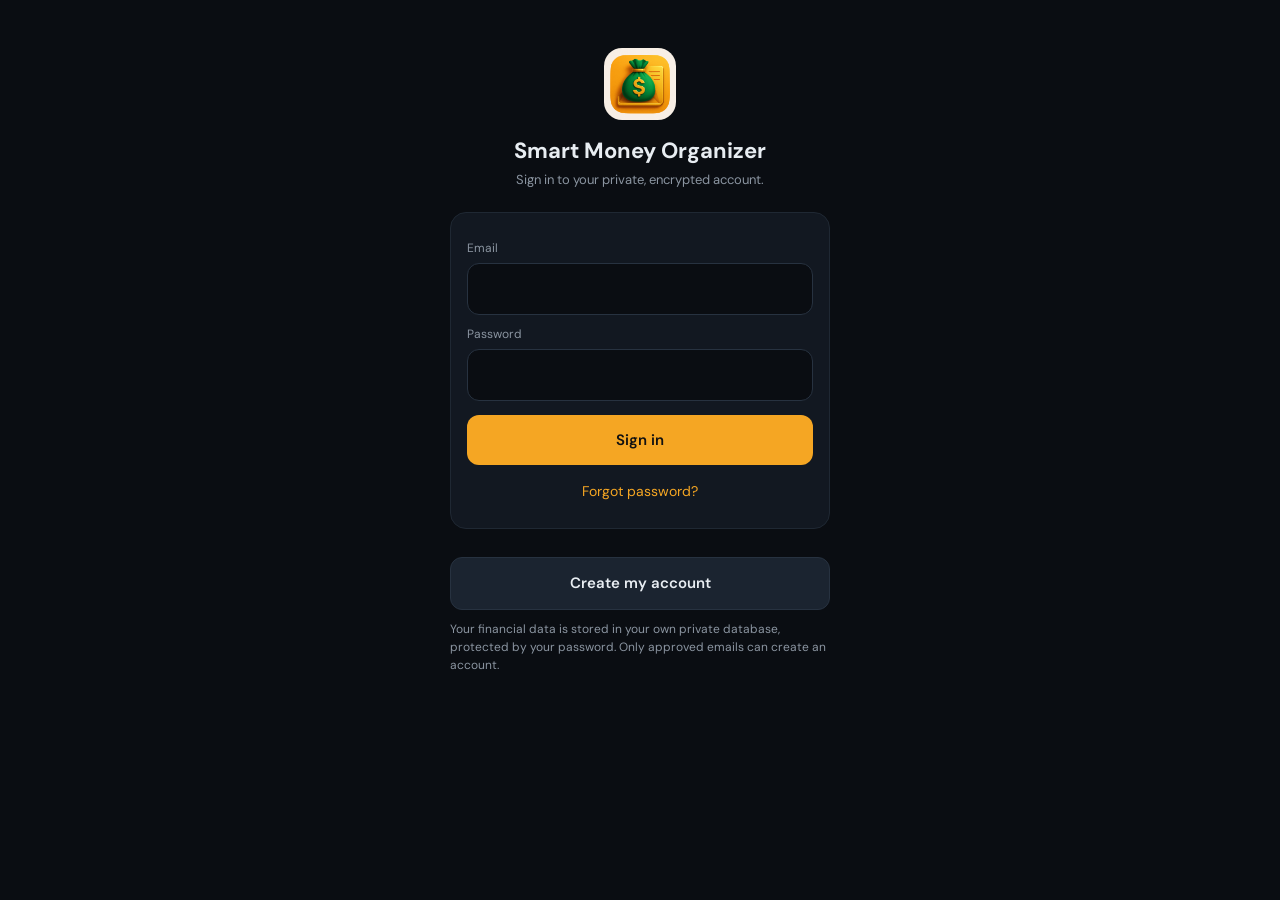
<file: index.html>
<!doctype html>
<html lang="en">
  <head>
    <meta charset="UTF-8" />
    <title>Smart Money Organizer</title>
    <meta name="viewport" content="width=device-width, initial-scale=1.0, maximum-scale=1" />
    <link rel="icon" type="image/png" href="./favicon.png" />
    <link rel="manifest" href="./manifest.json" />
    <meta name="theme-color" content="#F5A623" />
    <meta name="apple-mobile-web-app-capable" content="yes" />
    <meta name="apple-mobile-web-app-status-bar-style" content="black-translucent" />
    <meta name="apple-mobile-web-app-title" content="Smart Money Organizer" />
    <link rel="apple-touch-icon" sizes="180x180" href="./apple-touch-icon.png" />
    <link rel="preconnect" href="https://fonts.googleapis.com" />
    <link rel="preconnect" href="https://fonts.gstatic.com" crossorigin />
    <link
      href="https://fonts.googleapis.com/css2?family=Architects+Daughter&family=DM+Sans:ital,opsz,wght@0,9..40,100..1000;1,9..40,100..1000&family=Fira+Code:wght@300..700&family=Geist+Mono:wght@100..900&family=Geist:wght@100..900&family=IBM+Plex+Mono:ital,wght@0,100;0,200;0,300;0,400;0,500;0,600;0,700;1,100;1,200;1,300;1,400;1,500;1,600;1,700&family=IBM+Plex+Sans:ital,wght@0,100..700;1,100..700&family=Inter:ital,opsz,wght@0,14..32,100..900;1,14..32,100..900&family=JetBrains+Mono:ital,wght@0,100..800;1,100..800&family=Libre+Baskerville:ital,wght@0,400;0,700;1,400&family=Lora:ital,wght@0,400..700;1,400..700&family=Merriweather:ital,opsz,wght@0,18..144,300..900;1,18..144,300..900&family=Montserrat:ital,wght@0,100..900;1,100..900&family=Open+Sans:ital,wght@0,300..800;1,300..800&family=Outfit:wght@100..900&family=Oxanium:wght@200..800&family=Playfair+Display:ital,wght@0,400..900;1,400..900&family=Plus+Jakarta+Sans:ital,wght@0,200..800;1,200..800&family=Poppins:ital,wght@0,100;0,200;0,300;0,400;0,500;0,600;0,700;0,800;0,900;1,100;1,200;1,300;1,400;1,500;1,600;1,700;1,800;1,900&family=Roboto+Mono:ital,wght@0,100..700;1,100..700&family=Roboto:ital,wght@0,100..900;1,100..900&family=Source+Code+Pro:ital,wght@0,200..900;1,200..900&family=Source+Serif+4:ital,opsz,wght@0,8..60,200..900;1,8..60,200..900&family=Space+Grotesk:wght@300..700&family=Space+Mono:ital,wght@0,400;0,700;1,400;1,700&display=swap"
      rel="stylesheet"
    />
    <script>window.__SMO_BUNDLE__=new URL("assets/app-7d47dd9f.js",document.baseURI).href;window.__SMO_LOGO__=new URL("assets/IMG_1887-Bdy14gCk.jpeg",document.baseURI).href;</script>
    <script type="module" crossorigin src="./assets/cloud-80425a94.js"></script>
    <link rel="stylesheet" crossorigin href="./assets/index-DbsdPpE1.css">
  </head>
  <body>
    <div id="root"></div>
  </body>
</html>
</file>
<file: assets/index-DbsdPpE1.css>
*,:before,:after{--tw-border-spacing-x: 0;--tw-border-spacing-y: 0;--tw-translate-x: 0;--tw-translate-y: 0;--tw-rotate: 0;--tw-skew-x: 0;--tw-skew-y: 0;--tw-scale-x: 1;--tw-scale-y: 1;--tw-pan-x: ;--tw-pan-y: ;--tw-pinch-zoom: ;--tw-scroll-snap-strictness: proximity;--tw-gradient-from-position: ;--tw-gradient-via-position: ;--tw-gradient-to-position: ;--tw-ordinal: ;--tw-slashed-zero: ;--tw-numeric-figure: ;--tw-numeric-spacing: ;--tw-numeric-fraction: ;--tw-ring-inset: ;--tw-ring-offset-width: 0px;--tw-ring-offset-color: #fff;--tw-ring-color: rgb(59 130 246 / .5);--tw-ring-offset-shadow: 0 0 #0000;--tw-ring-shadow: 0 0 #0000;--tw-shadow: 0 0 #0000;--tw-shadow-colored: 0 0 #0000;--tw-blur: ;--tw-brightness: ;--tw-contrast: ;--tw-grayscale: ;--tw-hue-rotate: ;--tw-invert: ;--tw-saturate: ;--tw-sepia: ;--tw-drop-shadow: ;--tw-backdrop-blur: ;--tw-backdrop-brightness: ;--tw-backdrop-contrast: ;--tw-backdrop-grayscale: ;--tw-backdrop-hue-rotate: ;--tw-backdrop-invert: ;--tw-backdrop-opacity: ;--tw-backdrop-saturate: ;--tw-backdrop-sepia: ;--tw-contain-size: ;--tw-contain-layout: ;--tw-contain-paint: ;--tw-contain-style: }::backdrop{--tw-border-spacing-x: 0;--tw-border-spacing-y: 0;--tw-translate-x: 0;--tw-translate-y: 0;--tw-rotate: 0;--tw-skew-x: 0;--tw-skew-y: 0;--tw-scale-x: 1;--tw-scale-y: 1;--tw-pan-x: ;--tw-pan-y: ;--tw-pinch-zoom: ;--tw-scroll-snap-strictness: proximity;--tw-gradient-from-position: ;--tw-gradient-via-position: ;--tw-gradient-to-position: ;--tw-ordinal: ;--tw-slashed-zero: ;--tw-numeric-figure: ;--tw-numeric-spacing: ;--tw-numeric-fraction: ;--tw-ring-inset: ;--tw-ring-offset-width: 0px;--tw-ring-offset-color: #fff;--tw-ring-color: rgb(59 130 246 / .5);--tw-ring-offset-shadow: 0 0 #0000;--tw-ring-shadow: 0 0 #0000;--tw-shadow: 0 0 #0000;--tw-shadow-colored: 0 0 #0000;--tw-blur: ;--tw-brightness: ;--tw-contrast: ;--tw-grayscale: ;--tw-hue-rotate: ;--tw-invert: ;--tw-saturate: ;--tw-sepia: ;--tw-drop-shadow: ;--tw-backdrop-blur: ;--tw-backdrop-brightness: ;--tw-backdrop-contrast: ;--tw-backdrop-grayscale: ;--tw-backdrop-hue-rotate: ;--tw-backdrop-invert: ;--tw-backdrop-opacity: ;--tw-backdrop-saturate: ;--tw-backdrop-sepia: ;--tw-contain-size: ;--tw-contain-layout: ;--tw-contain-paint: ;--tw-contain-style: }*,:before,:after{box-sizing:border-box;border-width:0;border-style:solid;border-color:#e5e7eb}:before,:after{--tw-content: ""}html,:host{line-height:1.5;-webkit-text-size-adjust:100%;-moz-tab-size:4;-o-tab-size:4;tab-size:4;font-family:var(--font-sans);font-feature-settings:normal;font-variation-settings:normal;-webkit-tap-highlight-color:transparent}body{margin:0;line-height:inherit}hr{height:0;color:inherit;border-top-width:1px}abbr:where([title]){-webkit-text-decoration:underline dotted;text-decoration:underline dotted}h1,h2,h3,h4,h5,h6{font-size:inherit;font-weight:inherit}a{color:inherit;text-decoration:inherit}b,strong{font-weight:bolder}code,kbd,samp,pre{font-family:var(--font-mono);font-feature-settings:normal;font-variation-settings:normal;font-size:1em}small{font-size:80%}sub,sup{font-size:75%;line-height:0;position:relative;vertical-align:baseline}sub{bottom:-.25em}sup{top:-.5em}table{text-indent:0;border-color:inherit;border-collapse:collapse}button,input,optgroup,select,textarea{font-family:inherit;font-feature-settings:inherit;font-variation-settings:inherit;font-size:100%;font-weight:inherit;line-height:inherit;letter-spacing:inherit;color:inherit;margin:0;padding:0}button,select{text-transform:none}button,input:where([type=button]),input:where([type=reset]),input:where([type=submit]){-webkit-appearance:button;background-color:transparent;background-image:none}:-moz-focusring{outline:auto}:-moz-ui-invalid{box-shadow:none}progress{vertical-align:baseline}::-webkit-inner-spin-button,::-webkit-outer-spin-button{height:auto}[type=search]{-webkit-appearance:textfield;outline-offset:-2px}::-webkit-search-decoration{-webkit-appearance:none}::-webkit-file-upload-button{-webkit-appearance:button;font:inherit}summary{display:list-item}blockquote,dl,dd,h1,h2,h3,h4,h5,h6,hr,figure,p,pre{margin:0}fieldset{margin:0;padding:0}legend{padding:0}ol,ul,menu{list-style:none;margin:0;padding:0}dialog{padding:0}textarea{resize:vertical}input::-moz-placeholder,textarea::-moz-placeholder{opacity:1;color:#9ca3af}input::placeholder,textarea::placeholder{opacity:1;color:#9ca3af}button,[role=button]{cursor:pointer}:disabled{cursor:default}img,svg,video,canvas,audio,iframe,embed,object{display:block;vertical-align:middle}img,video{max-width:100%;height:auto}[hidden]:where(:not([hidden=until-found])){display:none}:root{--background: 220 20% 8%;--foreground: 210 15% 92%;--card: 220 18% 11%;--card-foreground: 210 15% 92%;--popover: 220 18% 11%;--popover-foreground: 210 15% 92%;--primary: 38 95% 54%;--primary-foreground: 220 20% 8%;--secondary: 220 16% 16%;--secondary-foreground: 210 15% 75%;--muted: 220 16% 16%;--muted-foreground: 210 10% 55%;--accent: 38 95% 54%;--accent-foreground: 220 20% 8%;--destructive: 0 72% 58%;--destructive-foreground: 0 0% 100%;--border: 220 14% 18%;--input: 220 14% 18%;--ring: 38 95% 54%;--radius: .75rem;--emerald: 145 63% 42%;--emerald-glow: 145 63% 42%;--gold: 38 95% 54%;--red: 0 72% 58%;--blue: 210 80% 58%;--purple: 265 70% 65%;--surface-0: 220 20% 6%;--surface-1: 220 18% 9%;--surface-2: 220 16% 12%;--surface-3: 220 14% 16%;--text-primary: 210 15% 92%;--text-muted: 210 10% 55%;--text-faint: 210 8% 35%}.dark{--background: 220 20% 6%;--foreground: 210 15% 92%;--card: 220 18% 9%;--card-foreground: 210 15% 92%;--popover: 220 18% 9%;--popover-foreground: 210 15% 92%;--primary: 38 95% 54%;--primary-foreground: 220 20% 6%;--secondary: 220 16% 14%;--secondary-foreground: 210 15% 75%;--muted: 220 16% 14%;--muted-foreground: 210 10% 50%;--accent: 38 95% 54%;--accent-foreground: 220 20% 6%;--destructive: 0 72% 58%;--destructive-foreground: 0 0% 100%;--border: 220 14% 16%;--input: 220 14% 16%;--ring: 38 95% 54%}*{--tw-border-opacity: 1;border-color:hsl(var(--border) / var(--tw-border-opacity, 1))}html{-webkit-font-smoothing:antialiased;-moz-osx-font-smoothing:grayscale;scroll-behavior:smooth}body{--tw-bg-opacity: 1;background-color:hsl(var(--background) / var(--tw-bg-opacity, 1));--tw-text-opacity: 1;color:hsl(var(--foreground) / var(--tw-text-opacity, 1));font-family:Inter,SF Pro Display,-apple-system,BlinkMacSystemFont,sans-serif;overflow-x:hidden;padding-bottom:env(safe-area-inset-bottom)}#root{min-height:100dvh;display:flex;flex-direction:column}@keyframes ring-fill{0%{stroke-dashoffset:283}to{stroke-dashoffset:var(--target-offset)}}@keyframes pulse-emerald{0%,to{box-shadow:0 0 #f9a71a4d}50%{box-shadow:0 0 0 8px #f9a71a00}}.coach-pulse{animation:pulse-emerald 2s ease-in-out infinite}@keyframes slide-up{0%{transform:translateY(100%);opacity:0}to{transform:translateY(0);opacity:1}}@keyframes count-up{0%{opacity:0;transform:translateY(8px)}to{opacity:1;transform:translateY(0)}}.bottom-nav{padding-bottom:max(.75rem,env(safe-area-inset-bottom))}.scrollbar-hide::-webkit-scrollbar{display:none}.scrollbar-hide{-ms-overflow-style:none;scrollbar-width:none}.negative{color:#e14747}.warning{color:#f9a71a}.sr-only{position:absolute;width:1px;height:1px;padding:0;margin:-1px;overflow:hidden;clip:rect(0,0,0,0);white-space:nowrap;border-width:0}.pointer-events-none{pointer-events:none}.pointer-events-auto{pointer-events:auto}.visible{visibility:visible}.invisible{visibility:hidden}.fixed{position:fixed}.absolute{position:absolute}.relative{position:relative}.inset-0{inset:0}.inset-x-0{left:0;right:0}.inset-y-0{top:0;bottom:0}.-bottom-12{bottom:-3rem}.-left-12{left:-3rem}.-right-12{right:-3rem}.-top-12{top:-3rem}.bottom-0{bottom:0}.bottom-16{bottom:4rem}.bottom-24{bottom:6rem}.left-0{left:0}.left-1{left:.25rem}.left-1\/2{left:50%}.left-2{left:.5rem}.left-3{left:.75rem}.left-\[50\%\]{left:50%}.right-0{right:0}.right-1{right:.25rem}.right-2{right:.5rem}.right-3{right:.75rem}.right-4{right:1rem}.top-0{top:0}.top-1\.5{top:.375rem}.top-1\/2{top:50%}.top-2{top:.5rem}.top-3\.5{top:.875rem}.top-4{top:1rem}.top-\[1px\]{top:1px}.top-\[50\%\]{top:50%}.top-\[60\%\]{top:60%}.top-full{top:100%}.-z-10{z-index:-10}.z-10{z-index:10}.z-20{z-index:20}.z-40{z-index:40}.z-50{z-index:50}.z-\[100\]{z-index:100}.z-\[1\]{z-index:1}.-mx-1{margin-left:-.25rem;margin-right:-.25rem}.mx-2{margin-left:.5rem;margin-right:.5rem}.mx-3\.5{margin-left:.875rem;margin-right:.875rem}.mx-4{margin-left:1rem;margin-right:1rem}.mx-auto{margin-left:auto;margin-right:auto}.my-0\.5{margin-top:.125rem;margin-bottom:.125rem}.my-1{margin-top:.25rem;margin-bottom:.25rem}.-ml-4{margin-left:-1rem}.-mt-4{margin-top:-1rem}.mb-1{margin-bottom:.25rem}.mb-2{margin-bottom:.5rem}.mb-3{margin-bottom:.75rem}.mb-4{margin-bottom:1rem}.ml-1{margin-left:.25rem}.ml-2{margin-left:.5rem}.ml-auto{margin-left:auto}.mr-2{margin-right:.5rem}.mt-0\.5{margin-top:.125rem}.mt-1{margin-top:.25rem}.mt-1\.5{margin-top:.375rem}.mt-2{margin-top:.5rem}.mt-24{margin-top:6rem}.mt-3{margin-top:.75rem}.mt-4{margin-top:1rem}.mt-6{margin-top:1.5rem}.mt-8{margin-top:2rem}.mt-auto{margin-top:auto}.block{display:block}.inline{display:inline}.flex{display:flex}.inline-flex{display:inline-flex}.table{display:table}.grid{display:grid}.hidden{display:none}.aspect-square{aspect-ratio:1 / 1}.aspect-video{aspect-ratio:16 / 9}.size-4{width:1rem;height:1rem}.h-1{height:.25rem}.h-1\.5{height:.375rem}.h-10{height:2.5rem}.h-11{height:2.75rem}.h-12{height:3rem}.h-14{height:3.5rem}.h-16{height:4rem}.h-2{height:.5rem}.h-2\.5{height:.625rem}.h-20{height:5rem}.h-3{height:.75rem}.h-3\.5{height:.875rem}.h-32{height:8rem}.h-4{height:1rem}.h-40{height:10rem}.h-5{height:1.25rem}.h-6{height:1.5rem}.h-7{height:1.75rem}.h-8{height:2rem}.h-9{height:2.25rem}.h-\[100dvh\]{height:100dvh}.h-\[1px\]{height:1px}.h-\[var\(--radix-navigation-menu-viewport-height\)\]{height:var(--radix-navigation-menu-viewport-height)}.h-\[var\(--radix-select-trigger-height\)\]{height:var(--radix-select-trigger-height)}.h-auto{height:auto}.h-full{height:100%}.h-px{height:1px}.h-svh{height:100svh}.max-h-24{max-height:6rem}.max-h-\[--radix-context-menu-content-available-height\]{max-height:var(--radix-context-menu-content-available-height)}.max-h-\[--radix-select-content-available-height\]{max-height:var(--radix-select-content-available-height)}.max-h-\[300px\]{max-height:300px}.max-h-\[90vh\]{max-height:90vh}.max-h-\[92vh\]{max-height:92vh}.max-h-\[var\(--radix-dropdown-menu-content-available-height\)\]{max-height:var(--radix-dropdown-menu-content-available-height)}.max-h-screen{max-height:100vh}.min-h-0{min-height:0px}.min-h-10{min-height:2.5rem}.min-h-8{min-height:2rem}.min-h-9{min-height:2.25rem}.min-h-\[80px\]{min-height:80px}.min-h-dvh{min-height:100dvh}.min-h-screen{min-height:100vh}.min-h-svh{min-height:100svh}.w-0{width:0px}.w-1{width:.25rem}.w-10{width:2.5rem}.w-11{width:2.75rem}.w-12{width:3rem}.w-14{width:3.5rem}.w-16{width:4rem}.w-2{width:.5rem}.w-2\.5{width:.625rem}.w-3{width:.75rem}.w-3\.5{width:.875rem}.w-3\/4{width:75%}.w-32{width:8rem}.w-36{width:9rem}.w-4{width:1rem}.w-40{width:10rem}.w-5{width:1.25rem}.w-6{width:1.5rem}.w-64{width:16rem}.w-7{width:1.75rem}.w-72{width:18rem}.w-8{width:2rem}.w-9{width:2.25rem}.w-\[100px\]{width:100px}.w-\[1px\]{width:1px}.w-\[var\(--sidebar-width\)\]{width:var(--sidebar-width)}.w-auto{width:auto}.w-full{width:100%}.w-max{width:-moz-max-content;width:max-content}.w-px{width:1px}.min-w-0{min-width:0px}.min-w-10{min-width:2.5rem}.min-w-11{min-width:2.75rem}.min-w-5{min-width:1.25rem}.min-w-9{min-width:2.25rem}.min-w-\[12rem\]{min-width:12rem}.min-w-\[8rem\]{min-width:8rem}.min-w-\[var\(--radix-select-trigger-width\)\]{min-width:var(--radix-select-trigger-width)}.max-w-\[160px\]{max-width:160px}.max-w-\[180px\]{max-width:180px}.max-w-\[80\%\]{max-width:80%}.max-w-\[var\(--skeleton-width\)\]{max-width:var(--skeleton-width)}.max-w-lg{max-width:32rem}.max-w-max{max-width:-moz-max-content;max-width:max-content}.max-w-md{max-width:28rem}.max-w-sm{max-width:24rem}.max-w-xs{max-width:20rem}.flex-1{flex:1 1 0%}.shrink-0{flex-shrink:0}.grow{flex-grow:1}.grow-0{flex-grow:0}.basis-full{flex-basis:100%}.caption-bottom{caption-side:bottom}.border-collapse{border-collapse:collapse}.origin-\[--radix-context-menu-content-transform-origin\]{transform-origin:var(--radix-context-menu-content-transform-origin)}.origin-\[--radix-dropdown-menu-content-transform-origin\]{transform-origin:var(--radix-dropdown-menu-content-transform-origin)}.origin-\[--radix-hover-card-content-transform-origin\]{transform-origin:var(--radix-hover-card-content-transform-origin)}.origin-\[--radix-menubar-content-transform-origin\]{transform-origin:var(--radix-menubar-content-transform-origin)}.origin-\[--radix-popover-content-transform-origin\]{transform-origin:var(--radix-popover-content-transform-origin)}.origin-\[--radix-select-content-transform-origin\]{transform-origin:var(--radix-select-content-transform-origin)}.origin-\[--radix-tooltip-content-transform-origin\]{transform-origin:var(--radix-tooltip-content-transform-origin)}.-translate-x-1\/2{--tw-translate-x: -50%;transform:translate(var(--tw-translate-x),var(--tw-translate-y)) rotate(var(--tw-rotate)) skew(var(--tw-skew-x)) skewY(var(--tw-skew-y)) scaleX(var(--tw-scale-x)) scaleY(var(--tw-scale-y))}.-translate-x-px{--tw-translate-x: -1px;transform:translate(var(--tw-translate-x),var(--tw-translate-y)) rotate(var(--tw-rotate)) skew(var(--tw-skew-x)) skewY(var(--tw-skew-y)) scaleX(var(--tw-scale-x)) scaleY(var(--tw-scale-y))}.-translate-y-1\/2{--tw-translate-y: -50%;transform:translate(var(--tw-translate-x),var(--tw-translate-y)) rotate(var(--tw-rotate)) skew(var(--tw-skew-x)) skewY(var(--tw-skew-y)) scaleX(var(--tw-scale-x)) scaleY(var(--tw-scale-y))}.translate-x-\[-50\%\]{--tw-translate-x: -50%;transform:translate(var(--tw-translate-x),var(--tw-translate-y)) rotate(var(--tw-rotate)) skew(var(--tw-skew-x)) skewY(var(--tw-skew-y)) scaleX(var(--tw-scale-x)) scaleY(var(--tw-scale-y))}.translate-x-px{--tw-translate-x: 1px;transform:translate(var(--tw-translate-x),var(--tw-translate-y)) rotate(var(--tw-rotate)) skew(var(--tw-skew-x)) skewY(var(--tw-skew-y)) scaleX(var(--tw-scale-x)) scaleY(var(--tw-scale-y))}.translate-y-\[-50\%\]{--tw-translate-y: -50%;transform:translate(var(--tw-translate-x),var(--tw-translate-y)) rotate(var(--tw-rotate)) skew(var(--tw-skew-x)) skewY(var(--tw-skew-y)) scaleX(var(--tw-scale-x)) scaleY(var(--tw-scale-y))}.-rotate-90{--tw-rotate: -90deg;transform:translate(var(--tw-translate-x),var(--tw-translate-y)) rotate(var(--tw-rotate)) skew(var(--tw-skew-x)) skewY(var(--tw-skew-y)) scaleX(var(--tw-scale-x)) scaleY(var(--tw-scale-y))}.rotate-45{--tw-rotate: 45deg;transform:translate(var(--tw-translate-x),var(--tw-translate-y)) rotate(var(--tw-rotate)) skew(var(--tw-skew-x)) skewY(var(--tw-skew-y)) scaleX(var(--tw-scale-x)) scaleY(var(--tw-scale-y))}.rotate-90{--tw-rotate: 90deg;transform:translate(var(--tw-translate-x),var(--tw-translate-y)) rotate(var(--tw-rotate)) skew(var(--tw-skew-x)) skewY(var(--tw-skew-y)) scaleX(var(--tw-scale-x)) scaleY(var(--tw-scale-y))}.transform{transform:translate(var(--tw-translate-x),var(--tw-translate-y)) rotate(var(--tw-rotate)) skew(var(--tw-skew-x)) skewY(var(--tw-skew-y)) scaleX(var(--tw-scale-x)) scaleY(var(--tw-scale-y))}@keyframes bounce{0%,to{transform:translateY(-25%);animation-timing-function:cubic-bezier(.8,0,1,1)}50%{transform:none;animation-timing-function:cubic-bezier(0,0,.2,1)}}.animate-bounce{animation:bounce 1s infinite}@keyframes pulse{50%{opacity:.5}}.animate-pulse{animation:pulse 2s cubic-bezier(.4,0,.6,1) infinite}.cursor-default{cursor:default}.cursor-pointer{cursor:pointer}.touch-none{touch-action:none}.select-none{-webkit-user-select:none;-moz-user-select:none;user-select:none}.resize-none{resize:none}.list-none{list-style-type:none}.grid-cols-2{grid-template-columns:repeat(2,minmax(0,1fr))}.grid-cols-3{grid-template-columns:repeat(3,minmax(0,1fr))}.flex-row{flex-direction:row}.flex-col{flex-direction:column}.flex-col-reverse{flex-direction:column-reverse}.flex-wrap{flex-wrap:wrap}.items-start{align-items:flex-start}.items-end{align-items:flex-end}.items-center{align-items:center}.items-stretch{align-items:stretch}.justify-start{justify-content:flex-start}.justify-end{justify-content:flex-end}.justify-center{justify-content:center}.justify-between{justify-content:space-between}.justify-around{justify-content:space-around}.gap-0\.5{gap:.125rem}.gap-1{gap:.25rem}.gap-1\.5{gap:.375rem}.gap-2{gap:.5rem}.gap-3{gap:.75rem}.gap-4{gap:1rem}.gap-6{gap:1.5rem}.space-x-1>:not([hidden])~:not([hidden]){--tw-space-x-reverse: 0;margin-right:calc(.25rem * var(--tw-space-x-reverse));margin-left:calc(.25rem * calc(1 - var(--tw-space-x-reverse)))}.space-x-4>:not([hidden])~:not([hidden]){--tw-space-x-reverse: 0;margin-right:calc(1rem * var(--tw-space-x-reverse));margin-left:calc(1rem * calc(1 - var(--tw-space-x-reverse)))}.space-y-1>:not([hidden])~:not([hidden]){--tw-space-y-reverse: 0;margin-top:calc(.25rem * calc(1 - var(--tw-space-y-reverse)));margin-bottom:calc(.25rem * var(--tw-space-y-reverse))}.space-y-1\.5>:not([hidden])~:not([hidden]){--tw-space-y-reverse: 0;margin-top:calc(.375rem * calc(1 - var(--tw-space-y-reverse)));margin-bottom:calc(.375rem * var(--tw-space-y-reverse))}.space-y-2>:not([hidden])~:not([hidden]){--tw-space-y-reverse: 0;margin-top:calc(.5rem * calc(1 - var(--tw-space-y-reverse)));margin-bottom:calc(.5rem * var(--tw-space-y-reverse))}.space-y-2\.5>:not([hidden])~:not([hidden]){--tw-space-y-reverse: 0;margin-top:calc(.625rem * calc(1 - var(--tw-space-y-reverse)));margin-bottom:calc(.625rem * var(--tw-space-y-reverse))}.space-y-3>:not([hidden])~:not([hidden]){--tw-space-y-reverse: 0;margin-top:calc(.75rem * calc(1 - var(--tw-space-y-reverse)));margin-bottom:calc(.75rem * var(--tw-space-y-reverse))}.space-y-4>:not([hidden])~:not([hidden]){--tw-space-y-reverse: 0;margin-top:calc(1rem * calc(1 - var(--tw-space-y-reverse)));margin-bottom:calc(1rem * var(--tw-space-y-reverse))}.overflow-auto{overflow:auto}.overflow-hidden{overflow:hidden}.overflow-y-auto{overflow-y:auto}.overflow-x-hidden{overflow-x:hidden}.truncate{overflow:hidden;text-overflow:ellipsis;white-space:nowrap}.whitespace-nowrap{white-space:nowrap}.break-words{overflow-wrap:break-word}.rounded{border-radius:.25rem}.rounded-2xl{border-radius:1rem}.rounded-\[2px\]{border-radius:2px}.rounded-\[inherit\]{border-radius:inherit}.rounded-full{border-radius:9999px}.rounded-lg{border-radius:.5625rem}.rounded-md{border-radius:.375rem}.rounded-sm{border-radius:.1875rem}.rounded-xl{border-radius:.75rem}.rounded-t-\[10px\]{border-top-left-radius:10px;border-top-right-radius:10px}.rounded-tl-sm{border-top-left-radius:.1875rem}.rounded-tr-sm{border-top-right-radius:.1875rem}.border{border-width:1px}.border-2{border-width:2px}.border-\[1\.5px\]{border-width:1.5px}.border-y{border-top-width:1px;border-bottom-width:1px}.border-b{border-bottom-width:1px}.border-l{border-left-width:1px}.border-r{border-right-width:1px}.border-t{border-top-width:1px}.border-dashed{border-style:dashed}.border-\[--color-border\]{border-color:var(--color-border)}.border-background{--tw-border-opacity: 1;border-color:hsl(var(--background) / var(--tw-border-opacity, 1))}.border-border{--tw-border-opacity: 1;border-color:hsl(var(--border) / var(--tw-border-opacity, 1))}.border-border\/50{border-color:hsl(var(--border) / .5)}.border-card-border{--tw-border-opacity: 1;border-color:hsl(var(--card-border) / var(--tw-border-opacity, 1))}.border-destructive{--tw-border-opacity: 1;border-color:hsl(var(--destructive) / var(--tw-border-opacity, 1))}.border-destructive-border{border-color:var(--destructive-border)}.border-destructive\/50{border-color:hsl(var(--destructive) / .5)}.border-input{--tw-border-opacity: 1;border-color:hsl(var(--input) / var(--tw-border-opacity, 1))}.border-primary{--tw-border-opacity: 1;border-color:hsl(var(--primary) / var(--tw-border-opacity, 1))}.border-primary-border{border-color:var(--primary-border)}.border-primary\/20{border-color:hsl(var(--primary) / .2)}.border-primary\/40{border-color:hsl(var(--primary) / .4)}.border-red-500{--tw-border-opacity: 1;border-color:rgb(239 68 68 / var(--tw-border-opacity, 1))}.border-red-500\/20{border-color:#ef444433}.border-red-500\/30{border-color:#ef44444d}.border-secondary-border{border-color:var(--secondary-border)}.border-sidebar-border{--tw-border-opacity: 1;border-color:hsl(var(--sidebar-border) / var(--tw-border-opacity, 1))}.border-transparent{border-color:transparent}.border-yellow-500\/20{border-color:#eab30833}.border-l-transparent{border-left-color:transparent}.border-t-transparent{border-top-color:transparent}.bg-\[--color-bg\]{background-color:var(--color-bg)}.bg-accent{--tw-bg-opacity: 1;background-color:hsl(var(--accent) / var(--tw-bg-opacity, 1))}.bg-background{--tw-bg-opacity: 1;background-color:hsl(var(--background) / var(--tw-bg-opacity, 1))}.bg-black\/80{background-color:#000c}.bg-border{--tw-bg-opacity: 1;background-color:hsl(var(--border) / var(--tw-bg-opacity, 1))}.bg-card{--tw-bg-opacity: 1;background-color:hsl(var(--card) / var(--tw-bg-opacity, 1))}.bg-destructive{--tw-bg-opacity: 1;background-color:hsl(var(--destructive) / var(--tw-bg-opacity, 1))}.bg-foreground{--tw-bg-opacity: 1;background-color:hsl(var(--foreground) / var(--tw-bg-opacity, 1))}.bg-gray-50{--tw-bg-opacity: 1;background-color:rgb(249 250 251 / var(--tw-bg-opacity, 1))}.bg-green-500\/10{background-color:#22c55e1a}.bg-muted{--tw-bg-opacity: 1;background-color:hsl(var(--muted) / var(--tw-bg-opacity, 1))}.bg-muted\/50{background-color:hsl(var(--muted) / .5)}.bg-popover{--tw-bg-opacity: 1;background-color:hsl(var(--popover) / var(--tw-bg-opacity, 1))}.bg-primary{--tw-bg-opacity: 1;background-color:hsl(var(--primary) / var(--tw-bg-opacity, 1))}.bg-primary\/10{background-color:hsl(var(--primary) / .1)}.bg-primary\/20{background-color:hsl(var(--primary) / .2)}.bg-primary\/5{background-color:hsl(var(--primary) / .05)}.bg-primary\/60{background-color:hsl(var(--primary) / .6)}.bg-red-500\/10{background-color:#ef44441a}.bg-red-500\/20{background-color:#ef444433}.bg-red-500\/5{background-color:#ef44440d}.bg-red-500\/50{background-color:#ef444480}.bg-secondary{--tw-bg-opacity: 1;background-color:hsl(var(--secondary) / var(--tw-bg-opacity, 1))}.bg-sidebar{--tw-bg-opacity: 1;background-color:hsl(var(--sidebar) / var(--tw-bg-opacity, 1))}.bg-sidebar-border{--tw-bg-opacity: 1;background-color:hsl(var(--sidebar-border) / var(--tw-bg-opacity, 1))}.bg-transparent{background-color:transparent}.bg-yellow-400{--tw-bg-opacity: 1;background-color:rgb(250 204 21 / var(--tw-bg-opacity, 1))}.bg-yellow-500\/10{background-color:#eab3081a}.bg-yellow-500\/20{background-color:#eab30833}.bg-yellow-500\/5{background-color:#eab3080d}.fill-current{fill:currentColor}.p-0{padding:0}.p-1{padding:.25rem}.p-1\.5{padding:.375rem}.p-2{padding:.5rem}.p-3{padding:.75rem}.p-4{padding:1rem}.p-5{padding:1.25rem}.p-6{padding:1.5rem}.p-\[1px\]{padding:1px}.px-1{padding-left:.25rem;padding-right:.25rem}.px-1\.5{padding-left:.375rem;padding-right:.375rem}.px-2{padding-left:.5rem;padding-right:.5rem}.px-2\.5{padding-left:.625rem;padding-right:.625rem}.px-3{padding-left:.75rem;padding-right:.75rem}.px-4{padding-left:1rem;padding-right:1rem}.px-5{padding-left:1.25rem;padding-right:1.25rem}.px-6{padding-left:1.5rem;padding-right:1.5rem}.px-8{padding-left:2rem;padding-right:2rem}.py-0\.5{padding-top:.125rem;padding-bottom:.125rem}.py-1{padding-top:.25rem;padding-bottom:.25rem}.py-1\.5{padding-top:.375rem;padding-bottom:.375rem}.py-12{padding-top:3rem;padding-bottom:3rem}.py-2{padding-top:.5rem;padding-bottom:.5rem}.py-2\.5{padding-top:.625rem;padding-bottom:.625rem}.py-3{padding-top:.75rem;padding-bottom:.75rem}.py-4{padding-top:1rem;padding-bottom:1rem}.py-6{padding-top:1.5rem;padding-bottom:1.5rem}.py-8{padding-top:2rem;padding-bottom:2rem}.pb-1{padding-bottom:.25rem}.pb-2{padding-bottom:.5rem}.pb-20{padding-bottom:5rem}.pb-3{padding-bottom:.75rem}.pb-32{padding-bottom:8rem}.pb-4{padding-bottom:1rem}.pb-8{padding-bottom:2rem}.pl-2\.5{padding-left:.625rem}.pl-4{padding-left:1rem}.pl-6{padding-left:1.5rem}.pl-7{padding-left:1.75rem}.pl-8{padding-left:2rem}.pr-2{padding-right:.5rem}.pr-2\.5{padding-right:.625rem}.pr-8{padding-right:2rem}.pt-0{padding-top:0}.pt-1{padding-top:.25rem}.pt-12{padding-top:3rem}.pt-16{padding-top:4rem}.pt-2{padding-top:.5rem}.pt-3{padding-top:.75rem}.pt-4{padding-top:1rem}.pt-6{padding-top:1.5rem}.text-left{text-align:left}.text-center{text-align:center}.text-right{text-align:right}.align-middle{vertical-align:middle}.font-mono{font-family:var(--font-mono)}.text-2xl{font-size:1.5rem;line-height:2rem}.text-3xl{font-size:1.875rem;line-height:2.25rem}.text-4xl{font-size:2.25rem;line-height:2.5rem}.text-\[0\.8rem\]{font-size:.8rem}.text-\[10px\]{font-size:10px}.text-\[11px\]{font-size:11px}.text-\[9px\]{font-size:9px}.text-base{font-size:1rem;line-height:1.5rem}.text-lg{font-size:1.125rem;line-height:1.75rem}.text-sm{font-size:.875rem;line-height:1.25rem}.text-xl{font-size:1.25rem;line-height:1.75rem}.text-xs{font-size:.75rem;line-height:1rem}.font-bold{font-weight:700}.font-medium{font-weight:500}.font-normal{font-weight:400}.font-semibold{font-weight:600}.capitalize{text-transform:capitalize}.tabular-nums{--tw-numeric-spacing: tabular-nums;font-variant-numeric:var(--tw-ordinal) var(--tw-slashed-zero) var(--tw-numeric-figure) var(--tw-numeric-spacing) var(--tw-numeric-fraction)}.leading-none{line-height:1}.leading-relaxed{line-height:1.625}.leading-tight{line-height:1.25}.tracking-tight{letter-spacing:-.025em}.tracking-wide{letter-spacing:.025em}.tracking-widest{letter-spacing:.1em}.text-accent-foreground{--tw-text-opacity: 1;color:hsl(var(--accent-foreground) / var(--tw-text-opacity, 1))}.text-blue-400{--tw-text-opacity: 1;color:rgb(96 165 250 / var(--tw-text-opacity, 1))}.text-card-foreground{--tw-text-opacity: 1;color:hsl(var(--card-foreground) / var(--tw-text-opacity, 1))}.text-current{color:currentColor}.text-destructive{--tw-text-opacity: 1;color:hsl(var(--destructive) / var(--tw-text-opacity, 1))}.text-destructive-foreground{--tw-text-opacity: 1;color:hsl(var(--destructive-foreground) / var(--tw-text-opacity, 1))}.text-foreground{--tw-text-opacity: 1;color:hsl(var(--foreground) / var(--tw-text-opacity, 1))}.text-foreground\/50{color:hsl(var(--foreground) / .5)}.text-gray-600{--tw-text-opacity: 1;color:rgb(75 85 99 / var(--tw-text-opacity, 1))}.text-gray-900{--tw-text-opacity: 1;color:rgb(17 24 39 / var(--tw-text-opacity, 1))}.text-green-400{--tw-text-opacity: 1;color:rgb(74 222 128 / var(--tw-text-opacity, 1))}.text-muted-foreground{--tw-text-opacity: 1;color:hsl(var(--muted-foreground) / var(--tw-text-opacity, 1))}.text-muted-foreground\/30{color:hsl(var(--muted-foreground) / .3)}.text-muted-foreground\/60{color:hsl(var(--muted-foreground) / .6)}.text-orange-400{--tw-text-opacity: 1;color:rgb(251 146 60 / var(--tw-text-opacity, 1))}.text-popover-foreground{--tw-text-opacity: 1;color:hsl(var(--popover-foreground) / var(--tw-text-opacity, 1))}.text-primary{--tw-text-opacity: 1;color:hsl(var(--primary) / var(--tw-text-opacity, 1))}.text-primary-foreground{--tw-text-opacity: 1;color:hsl(var(--primary-foreground) / var(--tw-text-opacity, 1))}.text-primary\/70{color:hsl(var(--primary) / .7)}.text-red-400{--tw-text-opacity: 1;color:rgb(248 113 113 / var(--tw-text-opacity, 1))}.text-red-500{--tw-text-opacity: 1;color:rgb(239 68 68 / var(--tw-text-opacity, 1))}.text-secondary-foreground{--tw-text-opacity: 1;color:hsl(var(--secondary-foreground) / var(--tw-text-opacity, 1))}.text-sidebar-foreground{--tw-text-opacity: 1;color:hsl(var(--sidebar-foreground) / var(--tw-text-opacity, 1))}.text-sidebar-foreground\/70{color:hsl(var(--sidebar-foreground) / .7)}.text-yellow-400{--tw-text-opacity: 1;color:rgb(250 204 21 / var(--tw-text-opacity, 1))}.line-through{text-decoration-line:line-through}.opacity-0{opacity:0}.opacity-50{opacity:.5}.opacity-60{opacity:.6}.opacity-70{opacity:.7}.opacity-90{opacity:.9}.shadow-\[0_0_0_1px_hsl\(var\(--sidebar-border\)\)\]{--tw-shadow: 0 0 0 1px hsl(var(--sidebar-border));--tw-shadow-colored: 0 0 0 1px var(--tw-shadow-color);box-shadow:var(--tw-ring-offset-shadow, 0 0 #0000),var(--tw-ring-shadow, 0 0 #0000),var(--tw-shadow)}.shadow-lg{--tw-shadow: 0 10px 15px -3px rgb(0 0 0 / .1), 0 4px 6px -4px rgb(0 0 0 / .1);--tw-shadow-colored: 0 10px 15px -3px var(--tw-shadow-color), 0 4px 6px -4px var(--tw-shadow-color);box-shadow:var(--tw-ring-offset-shadow, 0 0 #0000),var(--tw-ring-shadow, 0 0 #0000),var(--tw-shadow)}.shadow-md{--tw-shadow: 0 4px 6px -1px rgb(0 0 0 / .1), 0 2px 4px -2px rgb(0 0 0 / .1);--tw-shadow-colored: 0 4px 6px -1px var(--tw-shadow-color), 0 2px 4px -2px var(--tw-shadow-color);box-shadow:var(--tw-ring-offset-shadow, 0 0 #0000),var(--tw-ring-shadow, 0 0 #0000),var(--tw-shadow)}.shadow-none{--tw-shadow: 0 0 #0000;--tw-shadow-colored: 0 0 #0000;box-shadow:var(--tw-ring-offset-shadow, 0 0 #0000),var(--tw-ring-shadow, 0 0 #0000),var(--tw-shadow)}.shadow-sm{--tw-shadow: 0 1px 2px 0 rgb(0 0 0 / .05);--tw-shadow-colored: 0 1px 2px 0 var(--tw-shadow-color);box-shadow:var(--tw-ring-offset-shadow, 0 0 #0000),var(--tw-ring-shadow, 0 0 #0000),var(--tw-shadow)}.shadow-xl{--tw-shadow: 0 20px 25px -5px rgb(0 0 0 / .1), 0 8px 10px -6px rgb(0 0 0 / .1);--tw-shadow-colored: 0 20px 25px -5px var(--tw-shadow-color), 0 8px 10px -6px var(--tw-shadow-color);box-shadow:var(--tw-ring-offset-shadow, 0 0 #0000),var(--tw-ring-shadow, 0 0 #0000),var(--tw-shadow)}.shadow-primary\/30{--tw-shadow-color: hsl(var(--primary) / .3);--tw-shadow: var(--tw-shadow-colored)}.outline-none{outline:2px solid transparent;outline-offset:2px}.outline{outline-style:solid}.outline-2{outline-width:2px}.outline-offset-2{outline-offset:2px}.outline-transparent{outline-color:transparent}.ring-0{--tw-ring-offset-shadow: var(--tw-ring-inset) 0 0 0 var(--tw-ring-offset-width) var(--tw-ring-offset-color);--tw-ring-shadow: var(--tw-ring-inset) 0 0 0 calc(0px + var(--tw-ring-offset-width)) var(--tw-ring-color);box-shadow:var(--tw-ring-offset-shadow),var(--tw-ring-shadow),var(--tw-shadow, 0 0 #0000)}.ring-2{--tw-ring-offset-shadow: var(--tw-ring-inset) 0 0 0 var(--tw-ring-offset-width) var(--tw-ring-offset-color);--tw-ring-shadow: var(--tw-ring-inset) 0 0 0 calc(2px + var(--tw-ring-offset-width)) var(--tw-ring-color);box-shadow:var(--tw-ring-offset-shadow),var(--tw-ring-shadow),var(--tw-shadow, 0 0 #0000)}.ring-ring{--tw-ring-opacity: 1;--tw-ring-color: hsl(var(--ring) / var(--tw-ring-opacity, 1))}.ring-sidebar-ring{--tw-ring-opacity: 1;--tw-ring-color: hsl(var(--sidebar-ring) / var(--tw-ring-opacity, 1))}.ring-offset-background{--tw-ring-offset-color: hsl(var(--background) / 1)}.blur{--tw-blur: blur(8px);filter:var(--tw-blur) var(--tw-brightness) var(--tw-contrast) var(--tw-grayscale) var(--tw-hue-rotate) var(--tw-invert) var(--tw-saturate) var(--tw-sepia) var(--tw-drop-shadow)}.blur-2xl{--tw-blur: blur(40px);filter:var(--tw-blur) var(--tw-brightness) var(--tw-contrast) var(--tw-grayscale) var(--tw-hue-rotate) var(--tw-invert) var(--tw-saturate) var(--tw-sepia) var(--tw-drop-shadow)}.filter{filter:var(--tw-blur) var(--tw-brightness) var(--tw-contrast) var(--tw-grayscale) var(--tw-hue-rotate) var(--tw-invert) var(--tw-saturate) var(--tw-sepia) var(--tw-drop-shadow)}.transition{transition-property:color,background-color,border-color,text-decoration-color,fill,stroke,opacity,box-shadow,transform,filter,backdrop-filter;transition-timing-function:cubic-bezier(.4,0,.2,1);transition-duration:.15s}.transition-\[left\,right\,width\]{transition-property:left,right,width;transition-timing-function:cubic-bezier(.4,0,.2,1);transition-duration:.15s}.transition-\[margin\,opacity\]{transition-property:margin,opacity;transition-timing-function:cubic-bezier(.4,0,.2,1);transition-duration:.15s}.transition-\[width\,height\,padding\]{transition-property:width,height,padding;transition-timing-function:cubic-bezier(.4,0,.2,1);transition-duration:.15s}.transition-\[width\]{transition-property:width;transition-timing-function:cubic-bezier(.4,0,.2,1);transition-duration:.15s}.transition-all{transition-property:all;transition-timing-function:cubic-bezier(.4,0,.2,1);transition-duration:.15s}.transition-colors{transition-property:color,background-color,border-color,text-decoration-color,fill,stroke;transition-timing-function:cubic-bezier(.4,0,.2,1);transition-duration:.15s}.transition-opacity{transition-property:opacity;transition-timing-function:cubic-bezier(.4,0,.2,1);transition-duration:.15s}.transition-transform{transition-property:transform;transition-timing-function:cubic-bezier(.4,0,.2,1);transition-duration:.15s}.duration-1000{transition-duration:1s}.duration-200{transition-duration:.2s}.duration-500{transition-duration:.5s}.duration-700{transition-duration:.7s}.ease-in-out{transition-timing-function:cubic-bezier(.4,0,.2,1)}.ease-linear{transition-timing-function:linear}@keyframes enter{0%{opacity:var(--tw-enter-opacity, 1);transform:translate3d(var(--tw-enter-translate-x, 0),var(--tw-enter-translate-y, 0),0) scale3d(var(--tw-enter-scale, 1),var(--tw-enter-scale, 1),var(--tw-enter-scale, 1)) rotate(var(--tw-enter-rotate, 0))}}@keyframes exit{to{opacity:var(--tw-exit-opacity, 1);transform:translate3d(var(--tw-exit-translate-x, 0),var(--tw-exit-translate-y, 0),0) scale3d(var(--tw-exit-scale, 1),var(--tw-exit-scale, 1),var(--tw-exit-scale, 1)) rotate(var(--tw-exit-rotate, 0))}}.animate-in{animation-name:enter;animation-duration:.15s;--tw-enter-opacity: initial;--tw-enter-scale: initial;--tw-enter-rotate: initial;--tw-enter-translate-x: initial;--tw-enter-translate-y: initial}.fade-in-0{--tw-enter-opacity: 0}.fade-in-80{--tw-enter-opacity: .8}.zoom-in-95{--tw-enter-scale: .95}.duration-1000{animation-duration:1s}.duration-200{animation-duration:.2s}.duration-500{animation-duration:.5s}.duration-700{animation-duration:.7s}.ease-in-out{animation-timing-function:cubic-bezier(.4,0,.2,1)}.ease-linear{animation-timing-function:linear}.\[border-color\:var\(--badge-outline\)\]{border-color:var(--badge-outline)}.\[border-color\:var\(--button-outline\)\]{border-color:var(--button-outline)}.file\:border-0::file-selector-button{border-width:0px}.file\:bg-transparent::file-selector-button{background-color:transparent}.file\:text-sm::file-selector-button{font-size:.875rem;line-height:1.25rem}.file\:font-medium::file-selector-button{font-weight:500}.file\:text-foreground::file-selector-button{--tw-text-opacity: 1;color:hsl(var(--foreground) / var(--tw-text-opacity, 1))}.placeholder\:text-muted-foreground::-moz-placeholder{--tw-text-opacity: 1;color:hsl(var(--muted-foreground) / var(--tw-text-opacity, 1))}.placeholder\:text-muted-foreground::placeholder{--tw-text-opacity: 1;color:hsl(var(--muted-foreground) / var(--tw-text-opacity, 1))}.after\:pointer-events-none:after{content:var(--tw-content);pointer-events:none}.after\:absolute:after{content:var(--tw-content);position:absolute}.after\:-inset-2:after{content:var(--tw-content);inset:-.5rem}.after\:inset-0:after{content:var(--tw-content);inset:0}.after\:inset-y-0:after{content:var(--tw-content);top:0;bottom:0}.after\:left-1\/2:after{content:var(--tw-content);left:50%}.after\:block:after{content:var(--tw-content);display:block}.after\:w-1:after{content:var(--tw-content);width:.25rem}.after\:w-\[2px\]:after{content:var(--tw-content);width:2px}.after\:-translate-x-1\/2:after{content:var(--tw-content);--tw-translate-x: -50%;transform:translate(var(--tw-translate-x),var(--tw-translate-y)) rotate(var(--tw-rotate)) skew(var(--tw-skew-x)) skewY(var(--tw-skew-y)) scaleX(var(--tw-scale-x)) scaleY(var(--tw-scale-y))}.after\:rounded-full:after{content:var(--tw-content);border-radius:9999px}.after\:border:after{content:var(--tw-content);border-width:1px}.after\:border-black\/10:after{content:var(--tw-content);border-color:#0000001a}.after\:content-\[\'\'\]:after{--tw-content: "";content:var(--tw-content)}.first\:rounded-l-md:first-child{border-top-left-radius:.375rem;border-bottom-left-radius:.375rem}.first\:border-l:first-child{border-left-width:1px}.last\:rounded-r-md:last-child{border-top-right-radius:.375rem;border-bottom-right-radius:.375rem}.focus-within\:relative:focus-within{position:relative}.focus-within\:z-20:focus-within{z-index:20}.hover\:border-primary\/40:hover{border-color:hsl(var(--primary) / .4)}.hover\:border-primary\/50:hover{border-color:hsl(var(--primary) / .5)}.hover\:bg-accent:hover{--tw-bg-opacity: 1;background-color:hsl(var(--accent) / var(--tw-bg-opacity, 1))}.hover\:bg-muted:hover{--tw-bg-opacity: 1;background-color:hsl(var(--muted) / var(--tw-bg-opacity, 1))}.hover\:bg-muted\/50:hover{background-color:hsl(var(--muted) / .5)}.hover\:bg-primary:hover{--tw-bg-opacity: 1;background-color:hsl(var(--primary) / var(--tw-bg-opacity, 1))}.hover\:bg-primary\/90:hover{background-color:hsl(var(--primary) / .9)}.hover\:bg-secondary:hover{--tw-bg-opacity: 1;background-color:hsl(var(--secondary) / var(--tw-bg-opacity, 1))}.hover\:bg-sidebar-accent:hover{--tw-bg-opacity: 1;background-color:hsl(var(--sidebar-accent) / var(--tw-bg-opacity, 1))}.hover\:text-accent-foreground:hover{--tw-text-opacity: 1;color:hsl(var(--accent-foreground) / var(--tw-text-opacity, 1))}.hover\:text-foreground:hover{--tw-text-opacity: 1;color:hsl(var(--foreground) / var(--tw-text-opacity, 1))}.hover\:text-muted-foreground:hover{--tw-text-opacity: 1;color:hsl(var(--muted-foreground) / var(--tw-text-opacity, 1))}.hover\:text-primary:hover{--tw-text-opacity: 1;color:hsl(var(--primary) / var(--tw-text-opacity, 1))}.hover\:text-primary-foreground:hover{--tw-text-opacity: 1;color:hsl(var(--primary-foreground) / var(--tw-text-opacity, 1))}.hover\:text-red-400:hover{--tw-text-opacity: 1;color:rgb(248 113 113 / var(--tw-text-opacity, 1))}.hover\:text-sidebar-accent-foreground:hover{--tw-text-opacity: 1;color:hsl(var(--sidebar-accent-foreground) / var(--tw-text-opacity, 1))}.hover\:underline:hover{text-decoration-line:underline}.hover\:opacity-100:hover{opacity:1}.hover\:opacity-80:hover{opacity:.8}.hover\:shadow-\[0_0_0_1px_hsl\(var\(--sidebar-accent\)\)\]:hover{--tw-shadow: 0 0 0 1px hsl(var(--sidebar-accent));--tw-shadow-colored: 0 0 0 1px var(--tw-shadow-color);box-shadow:var(--tw-ring-offset-shadow, 0 0 #0000),var(--tw-ring-shadow, 0 0 #0000),var(--tw-shadow)}.hover\:after\:bg-sidebar-border:hover:after{content:var(--tw-content);--tw-bg-opacity: 1;background-color:hsl(var(--sidebar-border) / var(--tw-bg-opacity, 1))}.focus\:bg-accent:focus{--tw-bg-opacity: 1;background-color:hsl(var(--accent) / var(--tw-bg-opacity, 1))}.focus\:bg-primary:focus{--tw-bg-opacity: 1;background-color:hsl(var(--primary) / var(--tw-bg-opacity, 1))}.focus\:text-accent-foreground:focus{--tw-text-opacity: 1;color:hsl(var(--accent-foreground) / var(--tw-text-opacity, 1))}.focus\:text-primary-foreground:focus{--tw-text-opacity: 1;color:hsl(var(--primary-foreground) / var(--tw-text-opacity, 1))}.focus\:opacity-100:focus{opacity:1}.focus\:outline-none:focus{outline:2px solid transparent;outline-offset:2px}.focus\:ring-2:focus{--tw-ring-offset-shadow: var(--tw-ring-inset) 0 0 0 var(--tw-ring-offset-width) var(--tw-ring-offset-color);--tw-ring-shadow: var(--tw-ring-inset) 0 0 0 calc(2px + var(--tw-ring-offset-width)) var(--tw-ring-color);box-shadow:var(--tw-ring-offset-shadow),var(--tw-ring-shadow),var(--tw-shadow, 0 0 #0000)}.focus\:ring-ring:focus{--tw-ring-opacity: 1;--tw-ring-color: hsl(var(--ring) / var(--tw-ring-opacity, 1))}.focus\:ring-offset-2:focus{--tw-ring-offset-width: 2px}.focus-visible\:outline-none:focus-visible{outline:2px solid transparent;outline-offset:2px}.focus-visible\:ring-1:focus-visible{--tw-ring-offset-shadow: var(--tw-ring-inset) 0 0 0 var(--tw-ring-offset-width) var(--tw-ring-offset-color);--tw-ring-shadow: var(--tw-ring-inset) 0 0 0 calc(1px + var(--tw-ring-offset-width)) var(--tw-ring-color);box-shadow:var(--tw-ring-offset-shadow),var(--tw-ring-shadow),var(--tw-shadow, 0 0 #0000)}.focus-visible\:ring-2:focus-visible{--tw-ring-offset-shadow: var(--tw-ring-inset) 0 0 0 var(--tw-ring-offset-width) var(--tw-ring-offset-color);--tw-ring-shadow: var(--tw-ring-inset) 0 0 0 calc(2px + var(--tw-ring-offset-width)) var(--tw-ring-color);box-shadow:var(--tw-ring-offset-shadow),var(--tw-ring-shadow),var(--tw-shadow, 0 0 #0000)}.focus-visible\:ring-ring:focus-visible{--tw-ring-opacity: 1;--tw-ring-color: hsl(var(--ring) / var(--tw-ring-opacity, 1))}.focus-visible\:ring-offset-1:focus-visible{--tw-ring-offset-width: 1px}.focus-visible\:ring-offset-2:focus-visible{--tw-ring-offset-width: 2px}.focus-visible\:ring-offset-background:focus-visible{--tw-ring-offset-color: hsl(var(--background) / 1)}.active\:bg-sidebar-accent:active{--tw-bg-opacity: 1;background-color:hsl(var(--sidebar-accent) / var(--tw-bg-opacity, 1))}.active\:text-sidebar-accent-foreground:active{--tw-text-opacity: 1;color:hsl(var(--sidebar-accent-foreground) / var(--tw-text-opacity, 1))}.active\:shadow-none:active{--tw-shadow: 0 0 #0000;--tw-shadow-colored: 0 0 #0000;box-shadow:var(--tw-ring-offset-shadow, 0 0 #0000),var(--tw-ring-shadow, 0 0 #0000),var(--tw-shadow)}.disabled\:pointer-events-none:disabled{pointer-events:none}.disabled\:cursor-not-allowed:disabled{cursor:not-allowed}.disabled\:opacity-50:disabled{opacity:.5}.group\/menu-item:focus-within .group-focus-within\/menu-item\:opacity-100{opacity:1}.group\/menu-item:hover .group-hover\/menu-item\:opacity-100,.group:hover .group-hover\:opacity-100{opacity:1}.group.destructive .group-\[\.destructive\]\:border-muted\/40{border-color:hsl(var(--muted) / .4)}.group.destructive .group-\[\.destructive\]\:text-red-300{--tw-text-opacity: 1;color:rgb(252 165 165 / var(--tw-text-opacity, 1))}.group.destructive .group-\[\.destructive\]\:hover\:border-destructive\/30:hover{border-color:hsl(var(--destructive) / .3)}.group.destructive .group-\[\.destructive\]\:hover\:bg-destructive:hover{--tw-bg-opacity: 1;background-color:hsl(var(--destructive) / var(--tw-bg-opacity, 1))}.group.destructive .group-\[\.destructive\]\:hover\:text-destructive-foreground:hover{--tw-text-opacity: 1;color:hsl(var(--destructive-foreground) / var(--tw-text-opacity, 1))}.group.destructive .group-\[\.destructive\]\:hover\:text-red-50:hover{--tw-text-opacity: 1;color:rgb(254 242 242 / var(--tw-text-opacity, 1))}.group.destructive .group-\[\.destructive\]\:focus\:ring-destructive:focus{--tw-ring-opacity: 1;--tw-ring-color: hsl(var(--destructive) / var(--tw-ring-opacity, 1))}.group.destructive .group-\[\.destructive\]\:focus\:ring-red-400:focus{--tw-ring-opacity: 1;--tw-ring-color: rgb(248 113 113 / var(--tw-ring-opacity, 1))}.group.destructive .group-\[\.destructive\]\:focus\:ring-offset-red-600:focus{--tw-ring-offset-color: #dc2626}.peer\/menu-button:hover~.peer-hover\/menu-button\:text-sidebar-accent-foreground{--tw-text-opacity: 1;color:hsl(var(--sidebar-accent-foreground) / var(--tw-text-opacity, 1))}.peer:disabled~.peer-disabled\:cursor-not-allowed{cursor:not-allowed}.peer:disabled~.peer-disabled\:opacity-70{opacity:.7}.has-\[\:disabled\]\:opacity-50:has(:disabled){opacity:.5}.aria-disabled\:pointer-events-none[aria-disabled=true]{pointer-events:none}.aria-disabled\:opacity-50[aria-disabled=true]{opacity:.5}.aria-selected\:bg-accent[aria-selected=true]{--tw-bg-opacity: 1;background-color:hsl(var(--accent) / var(--tw-bg-opacity, 1))}.aria-selected\:bg-accent\/50[aria-selected=true]{background-color:hsl(var(--accent) / .5)}.aria-selected\:text-accent-foreground[aria-selected=true]{--tw-text-opacity: 1;color:hsl(var(--accent-foreground) / var(--tw-text-opacity, 1))}.aria-selected\:text-muted-foreground[aria-selected=true]{--tw-text-opacity: 1;color:hsl(var(--muted-foreground) / var(--tw-text-opacity, 1))}.aria-selected\:opacity-100[aria-selected=true]{opacity:1}.data-\[disabled\=true\]\:pointer-events-none[data-disabled=true],.data-\[disabled\]\:pointer-events-none[data-disabled]{pointer-events:none}.data-\[panel-group-direction\=vertical\]\:h-px[data-panel-group-direction=vertical]{height:1px}.data-\[panel-group-direction\=vertical\]\:w-full[data-panel-group-direction=vertical]{width:100%}.data-\[side\=bottom\]\:translate-y-1[data-side=bottom]{--tw-translate-y: .25rem;transform:translate(var(--tw-translate-x),var(--tw-translate-y)) rotate(var(--tw-rotate)) skew(var(--tw-skew-x)) skewY(var(--tw-skew-y)) scaleX(var(--tw-scale-x)) scaleY(var(--tw-scale-y))}.data-\[side\=left\]\:-translate-x-1[data-side=left]{--tw-translate-x: -.25rem;transform:translate(var(--tw-translate-x),var(--tw-translate-y)) rotate(var(--tw-rotate)) skew(var(--tw-skew-x)) skewY(var(--tw-skew-y)) scaleX(var(--tw-scale-x)) scaleY(var(--tw-scale-y))}.data-\[side\=right\]\:translate-x-1[data-side=right]{--tw-translate-x: .25rem;transform:translate(var(--tw-translate-x),var(--tw-translate-y)) rotate(var(--tw-rotate)) skew(var(--tw-skew-x)) skewY(var(--tw-skew-y)) scaleX(var(--tw-scale-x)) scaleY(var(--tw-scale-y))}.data-\[side\=top\]\:-translate-y-1[data-side=top]{--tw-translate-y: -.25rem;transform:translate(var(--tw-translate-x),var(--tw-translate-y)) rotate(var(--tw-rotate)) skew(var(--tw-skew-x)) skewY(var(--tw-skew-y)) scaleX(var(--tw-scale-x)) scaleY(var(--tw-scale-y))}.data-\[state\=checked\]\:translate-x-5[data-state=checked]{--tw-translate-x: 1.25rem;transform:translate(var(--tw-translate-x),var(--tw-translate-y)) rotate(var(--tw-rotate)) skew(var(--tw-skew-x)) skewY(var(--tw-skew-y)) scaleX(var(--tw-scale-x)) scaleY(var(--tw-scale-y))}.data-\[state\=unchecked\]\:translate-x-0[data-state=unchecked],.data-\[swipe\=cancel\]\:translate-x-0[data-swipe=cancel]{--tw-translate-x: 0px;transform:translate(var(--tw-translate-x),var(--tw-translate-y)) rotate(var(--tw-rotate)) skew(var(--tw-skew-x)) skewY(var(--tw-skew-y)) scaleX(var(--tw-scale-x)) scaleY(var(--tw-scale-y))}.data-\[swipe\=end\]\:translate-x-\[var\(--radix-toast-swipe-end-x\)\][data-swipe=end]{--tw-translate-x: var(--radix-toast-swipe-end-x);transform:translate(var(--tw-translate-x),var(--tw-translate-y)) rotate(var(--tw-rotate)) skew(var(--tw-skew-x)) skewY(var(--tw-skew-y)) scaleX(var(--tw-scale-x)) scaleY(var(--tw-scale-y))}.data-\[swipe\=move\]\:translate-x-\[var\(--radix-toast-swipe-move-x\)\][data-swipe=move]{--tw-translate-x: var(--radix-toast-swipe-move-x);transform:translate(var(--tw-translate-x),var(--tw-translate-y)) rotate(var(--tw-rotate)) skew(var(--tw-skew-x)) skewY(var(--tw-skew-y)) scaleX(var(--tw-scale-x)) scaleY(var(--tw-scale-y))}@keyframes accordion-up{0%{height:var(--radix-accordion-content-height)}to{height:0}}.data-\[state\=closed\]\:animate-accordion-up[data-state=closed]{animation:accordion-up .2s ease-out}@keyframes accordion-down{0%{height:0}to{height:var(--radix-accordion-content-height)}}.data-\[state\=open\]\:animate-accordion-down[data-state=open]{animation:accordion-down .2s ease-out}.data-\[panel-group-direction\=vertical\]\:flex-col[data-panel-group-direction=vertical]{flex-direction:column}.data-\[active\=true\]\:bg-sidebar-accent[data-active=true]{--tw-bg-opacity: 1;background-color:hsl(var(--sidebar-accent) / var(--tw-bg-opacity, 1))}.data-\[selected\=\'true\'\]\:bg-accent[data-selected=true]{--tw-bg-opacity: 1;background-color:hsl(var(--accent) / var(--tw-bg-opacity, 1))}.data-\[state\=active\]\:bg-background[data-state=active]{--tw-bg-opacity: 1;background-color:hsl(var(--background) / var(--tw-bg-opacity, 1))}.data-\[state\=checked\]\:bg-primary[data-state=checked]{--tw-bg-opacity: 1;background-color:hsl(var(--primary) / var(--tw-bg-opacity, 1))}.data-\[state\=on\]\:bg-accent[data-state=on],.data-\[state\=open\]\:bg-accent[data-state=open]{--tw-bg-opacity: 1;background-color:hsl(var(--accent) / var(--tw-bg-opacity, 1))}.data-\[state\=open\]\:bg-accent\/50[data-state=open]{background-color:hsl(var(--accent) / .5)}.data-\[state\=open\]\:bg-secondary[data-state=open]{--tw-bg-opacity: 1;background-color:hsl(var(--secondary) / var(--tw-bg-opacity, 1))}.data-\[state\=selected\]\:bg-muted[data-state=selected]{--tw-bg-opacity: 1;background-color:hsl(var(--muted) / var(--tw-bg-opacity, 1))}.data-\[state\=unchecked\]\:bg-input[data-state=unchecked]{--tw-bg-opacity: 1;background-color:hsl(var(--input) / var(--tw-bg-opacity, 1))}.data-\[active\=true\]\:font-medium[data-active=true]{font-weight:500}.data-\[active\=true\]\:text-sidebar-accent-foreground[data-active=true]{--tw-text-opacity: 1;color:hsl(var(--sidebar-accent-foreground) / var(--tw-text-opacity, 1))}.data-\[placeholder\]\:text-muted-foreground[data-placeholder]{--tw-text-opacity: 1;color:hsl(var(--muted-foreground) / var(--tw-text-opacity, 1))}.data-\[selected\=true\]\:text-accent-foreground[data-selected=true]{--tw-text-opacity: 1;color:hsl(var(--accent-foreground) / var(--tw-text-opacity, 1))}.data-\[state\=active\]\:text-foreground[data-state=active]{--tw-text-opacity: 1;color:hsl(var(--foreground) / var(--tw-text-opacity, 1))}.data-\[state\=checked\]\:text-primary-foreground[data-state=checked]{--tw-text-opacity: 1;color:hsl(var(--primary-foreground) / var(--tw-text-opacity, 1))}.data-\[state\=on\]\:text-accent-foreground[data-state=on],.data-\[state\=open\]\:text-accent-foreground[data-state=open]{--tw-text-opacity: 1;color:hsl(var(--accent-foreground) / var(--tw-text-opacity, 1))}.data-\[state\=open\]\:text-muted-foreground[data-state=open]{--tw-text-opacity: 1;color:hsl(var(--muted-foreground) / var(--tw-text-opacity, 1))}.data-\[disabled\=true\]\:opacity-50[data-disabled=true],.data-\[disabled\]\:opacity-50[data-disabled]{opacity:.5}.data-\[state\=open\]\:opacity-100[data-state=open]{opacity:1}.data-\[state\=active\]\:shadow-sm[data-state=active]{--tw-shadow: 0 1px 2px 0 rgb(0 0 0 / .05);--tw-shadow-colored: 0 1px 2px 0 var(--tw-shadow-color);box-shadow:var(--tw-ring-offset-shadow, 0 0 #0000),var(--tw-ring-shadow, 0 0 #0000),var(--tw-shadow)}.data-\[swipe\=move\]\:transition-none[data-swipe=move]{transition-property:none}.data-\[state\=closed\]\:duration-300[data-state=closed]{transition-duration:.3s}.data-\[state\=open\]\:duration-500[data-state=open]{transition-duration:.5s}.data-\[motion\^\=from-\]\:animate-in[data-motion^=from-],.data-\[state\=open\]\:animate-in[data-state=open],.data-\[state\=visible\]\:animate-in[data-state=visible]{animation-name:enter;animation-duration:.15s;--tw-enter-opacity: initial;--tw-enter-scale: initial;--tw-enter-rotate: initial;--tw-enter-translate-x: initial;--tw-enter-translate-y: initial}.data-\[motion\^\=to-\]\:animate-out[data-motion^=to-],.data-\[state\=closed\]\:animate-out[data-state=closed],.data-\[state\=hidden\]\:animate-out[data-state=hidden],.data-\[swipe\=end\]\:animate-out[data-swipe=end]{animation-name:exit;animation-duration:.15s;--tw-exit-opacity: initial;--tw-exit-scale: initial;--tw-exit-rotate: initial;--tw-exit-translate-x: initial;--tw-exit-translate-y: initial}.data-\[motion\^\=from-\]\:fade-in[data-motion^=from-]{--tw-enter-opacity: 0}.data-\[motion\^\=to-\]\:fade-out[data-motion^=to-],.data-\[state\=closed\]\:fade-out-0[data-state=closed]{--tw-exit-opacity: 0}.data-\[state\=closed\]\:fade-out-80[data-state=closed]{--tw-exit-opacity: .8}.data-\[state\=hidden\]\:fade-out[data-state=hidden]{--tw-exit-opacity: 0}.data-\[state\=open\]\:fade-in-0[data-state=open],.data-\[state\=visible\]\:fade-in[data-state=visible]{--tw-enter-opacity: 0}.data-\[state\=closed\]\:zoom-out-95[data-state=closed]{--tw-exit-scale: .95}.data-\[state\=open\]\:zoom-in-90[data-state=open]{--tw-enter-scale: .9}.data-\[state\=open\]\:zoom-in-95[data-state=open]{--tw-enter-scale: .95}.data-\[motion\=from-end\]\:slide-in-from-right-52[data-motion=from-end]{--tw-enter-translate-x: 13rem}.data-\[motion\=from-start\]\:slide-in-from-left-52[data-motion=from-start]{--tw-enter-translate-x: -13rem}.data-\[motion\=to-end\]\:slide-out-to-right-52[data-motion=to-end]{--tw-exit-translate-x: 13rem}.data-\[motion\=to-start\]\:slide-out-to-left-52[data-motion=to-start]{--tw-exit-translate-x: -13rem}.data-\[side\=bottom\]\:slide-in-from-top-2[data-side=bottom]{--tw-enter-translate-y: -.5rem}.data-\[side\=left\]\:slide-in-from-right-2[data-side=left]{--tw-enter-translate-x: .5rem}.data-\[side\=right\]\:slide-in-from-left-2[data-side=right]{--tw-enter-translate-x: -.5rem}.data-\[side\=top\]\:slide-in-from-bottom-2[data-side=top]{--tw-enter-translate-y: .5rem}.data-\[state\=closed\]\:slide-out-to-bottom[data-state=closed]{--tw-exit-translate-y: 100%}.data-\[state\=closed\]\:slide-out-to-left[data-state=closed]{--tw-exit-translate-x: -100%}.data-\[state\=closed\]\:slide-out-to-left-1\/2[data-state=closed]{--tw-exit-translate-x: -50%}.data-\[state\=closed\]\:slide-out-to-right[data-state=closed],.data-\[state\=closed\]\:slide-out-to-right-full[data-state=closed]{--tw-exit-translate-x: 100%}.data-\[state\=closed\]\:slide-out-to-top[data-state=closed]{--tw-exit-translate-y: -100%}.data-\[state\=closed\]\:slide-out-to-top-\[48\%\][data-state=closed]{--tw-exit-translate-y: -48%}.data-\[state\=open\]\:slide-in-from-bottom[data-state=open]{--tw-enter-translate-y: 100%}.data-\[state\=open\]\:slide-in-from-left[data-state=open]{--tw-enter-translate-x: -100%}.data-\[state\=open\]\:slide-in-from-left-1\/2[data-state=open]{--tw-enter-translate-x: -50%}.data-\[state\=open\]\:slide-in-from-right[data-state=open]{--tw-enter-translate-x: 100%}.data-\[state\=open\]\:slide-in-from-top[data-state=open]{--tw-enter-translate-y: -100%}.data-\[state\=open\]\:slide-in-from-top-\[48\%\][data-state=open]{--tw-enter-translate-y: -48%}.data-\[state\=open\]\:slide-in-from-top-full[data-state=open]{--tw-enter-translate-y: -100%}.data-\[state\=closed\]\:duration-300[data-state=closed]{animation-duration:.3s}.data-\[state\=open\]\:duration-500[data-state=open]{animation-duration:.5s}.data-\[panel-group-direction\=vertical\]\:after\:left-0[data-panel-group-direction=vertical]:after{content:var(--tw-content);left:0}.data-\[panel-group-direction\=vertical\]\:after\:h-1[data-panel-group-direction=vertical]:after{content:var(--tw-content);height:.25rem}.data-\[panel-group-direction\=vertical\]\:after\:w-full[data-panel-group-direction=vertical]:after{content:var(--tw-content);width:100%}.data-\[panel-group-direction\=vertical\]\:after\:-translate-y-1\/2[data-panel-group-direction=vertical]:after{content:var(--tw-content);--tw-translate-y: -50%;transform:translate(var(--tw-translate-x),var(--tw-translate-y)) rotate(var(--tw-rotate)) skew(var(--tw-skew-x)) skewY(var(--tw-skew-y)) scaleX(var(--tw-scale-x)) scaleY(var(--tw-scale-y))}.data-\[panel-group-direction\=vertical\]\:after\:translate-x-0[data-panel-group-direction=vertical]:after{content:var(--tw-content);--tw-translate-x: 0px;transform:translate(var(--tw-translate-x),var(--tw-translate-y)) rotate(var(--tw-rotate)) skew(var(--tw-skew-x)) skewY(var(--tw-skew-y)) scaleX(var(--tw-scale-x)) scaleY(var(--tw-scale-y))}.data-\[state\=open\]\:hover\:bg-accent:hover[data-state=open]{--tw-bg-opacity: 1;background-color:hsl(var(--accent) / var(--tw-bg-opacity, 1))}.data-\[state\=open\]\:hover\:bg-sidebar-accent:hover[data-state=open]{--tw-bg-opacity: 1;background-color:hsl(var(--sidebar-accent) / var(--tw-bg-opacity, 1))}.data-\[state\=open\]\:hover\:text-sidebar-accent-foreground:hover[data-state=open]{--tw-text-opacity: 1;color:hsl(var(--sidebar-accent-foreground) / var(--tw-text-opacity, 1))}.data-\[state\=open\]\:focus\:bg-accent:focus[data-state=open]{--tw-bg-opacity: 1;background-color:hsl(var(--accent) / var(--tw-bg-opacity, 1))}.group[data-collapsible=offcanvas] .group-data-\[collapsible\=offcanvas\]\:left-\[calc\(var\(--sidebar-width\)\*-1\)\]{left:calc(var(--sidebar-width) * -1)}.group[data-collapsible=offcanvas] .group-data-\[collapsible\=offcanvas\]\:right-\[calc\(var\(--sidebar-width\)\*-1\)\]{right:calc(var(--sidebar-width) * -1)}.group[data-side=left] .group-data-\[side\=left\]\:-right-4{right:-1rem}.group[data-side=right] .group-data-\[side\=right\]\:left-0{left:0}.group[data-collapsible=icon] .group-data-\[collapsible\=icon\]\:-mt-8{margin-top:-2rem}.group[data-collapsible=icon] .group-data-\[collapsible\=icon\]\:hidden{display:none}.group[data-collapsible=icon] .group-data-\[collapsible\=icon\]\:w-\[calc\(var\(--sidebar-width-icon\)\+var\(--spacing-4\)\)\]{width:calc(var(--sidebar-width-icon) + var(--spacing-4))}.group[data-collapsible=icon] .group-data-\[collapsible\=icon\]\:w-\[calc\(var\(--sidebar-width-icon\)\+var\(--spacing-4\)\+2px\)\]{width:calc(var(--sidebar-width-icon) + var(--spacing-4) + 2px)}.group[data-collapsible=icon] .group-data-\[collapsible\=icon\]\:w-\[var\(--sidebar-width-icon\)\]{width:var(--sidebar-width-icon)}.group[data-collapsible=offcanvas] .group-data-\[collapsible\=offcanvas\]\:w-0{width:0px}.group[data-collapsible=offcanvas] .group-data-\[collapsible\=offcanvas\]\:translate-x-0{--tw-translate-x: 0px;transform:translate(var(--tw-translate-x),var(--tw-translate-y)) rotate(var(--tw-rotate)) skew(var(--tw-skew-x)) skewY(var(--tw-skew-y)) scaleX(var(--tw-scale-x)) scaleY(var(--tw-scale-y))}.group[data-side=right] .group-data-\[side\=right\]\:rotate-180,.group[data-state=open] .group-data-\[state\=open\]\:rotate-180{--tw-rotate: 180deg;transform:translate(var(--tw-translate-x),var(--tw-translate-y)) rotate(var(--tw-rotate)) skew(var(--tw-skew-x)) skewY(var(--tw-skew-y)) scaleX(var(--tw-scale-x)) scaleY(var(--tw-scale-y))}.group[data-collapsible=icon] .group-data-\[collapsible\=icon\]\:overflow-hidden{overflow:hidden}.group[data-variant=floating] .group-data-\[variant\=floating\]\:rounded-lg{border-radius:.5625rem}.group[data-variant=floating] .group-data-\[variant\=floating\]\:border{border-width:1px}.group[data-side=left] .group-data-\[side\=left\]\:border-r{border-right-width:1px}.group[data-side=right] .group-data-\[side\=right\]\:border-l{border-left-width:1px}.group[data-variant=floating] .group-data-\[variant\=floating\]\:border-sidebar-border{--tw-border-opacity: 1;border-color:hsl(var(--sidebar-border) / var(--tw-border-opacity, 1))}.group[data-collapsible=icon] .group-data-\[collapsible\=icon\]\:opacity-0{opacity:0}.group[data-variant=floating] .group-data-\[variant\=floating\]\:shadow-sm{--tw-shadow: 0 1px 2px 0 rgb(0 0 0 / .05);--tw-shadow-colored: 0 1px 2px 0 var(--tw-shadow-color);box-shadow:var(--tw-ring-offset-shadow, 0 0 #0000),var(--tw-ring-shadow, 0 0 #0000),var(--tw-shadow)}.group[data-collapsible=offcanvas] .group-data-\[collapsible\=offcanvas\]\:after\:left-full:after{content:var(--tw-content);left:100%}.group[data-collapsible=offcanvas] .hover\:group-data-\[collapsible\=offcanvas\]\:bg-sidebar:hover{--tw-bg-opacity: 1;background-color:hsl(var(--sidebar) / var(--tw-bg-opacity, 1))}.peer\/menu-button[data-size=default]~.peer-data-\[size\=default\]\/menu-button\:top-1\.5{top:.375rem}.peer\/menu-button[data-size=lg]~.peer-data-\[size\=lg\]\/menu-button\:top-2\.5{top:.625rem}.peer\/menu-button[data-size=sm]~.peer-data-\[size\=sm\]\/menu-button\:top-1{top:.25rem}.peer\/menu-button[data-active=true]~.peer-data-\[active\=true\]\/menu-button\:text-sidebar-accent-foreground{--tw-text-opacity: 1;color:hsl(var(--sidebar-accent-foreground) / var(--tw-text-opacity, 1))}.dark\:border-destructive:is(.dark *){--tw-border-opacity: 1;border-color:hsl(var(--destructive) / var(--tw-border-opacity, 1))}.dark\:after\:border-white\/10:is(.dark *):after{content:var(--tw-content);border-color:#ffffff1a}@media(min-width:640px){.sm\:bottom-0{bottom:0}.sm\:right-0{right:0}.sm\:top-auto{top:auto}.sm\:mt-0{margin-top:0}.sm\:flex{display:flex}.sm\:max-w-sm{max-width:24rem}.sm\:flex-row{flex-direction:row}.sm\:flex-col{flex-direction:column}.sm\:justify-end{justify-content:flex-end}.sm\:gap-2\.5{gap:.625rem}.sm\:space-x-2>:not([hidden])~:not([hidden]){--tw-space-x-reverse: 0;margin-right:calc(.5rem * var(--tw-space-x-reverse));margin-left:calc(.5rem * calc(1 - var(--tw-space-x-reverse)))}.sm\:space-x-4>:not([hidden])~:not([hidden]){--tw-space-x-reverse: 0;margin-right:calc(1rem * var(--tw-space-x-reverse));margin-left:calc(1rem * calc(1 - var(--tw-space-x-reverse)))}.sm\:space-y-0>:not([hidden])~:not([hidden]){--tw-space-y-reverse: 0;margin-top:calc(0px * calc(1 - var(--tw-space-y-reverse)));margin-bottom:calc(0px * var(--tw-space-y-reverse))}.sm\:rounded-lg{border-radius:.5625rem}.sm\:text-left{text-align:left}.data-\[state\=open\]\:sm\:slide-in-from-bottom-full[data-state=open]{--tw-enter-translate-y: 100%}}@media(min-width:768px){.md\:absolute{position:absolute}.md\:block{display:block}.md\:flex{display:flex}.md\:w-\[var\(--radix-navigation-menu-viewport-width\)\]{width:var(--radix-navigation-menu-viewport-width)}.md\:w-auto{width:auto}.md\:max-w-\[420px\]{max-width:420px}.md\:text-sm{font-size:.875rem;line-height:1.25rem}.md\:opacity-0{opacity:0}.md\:after\:hidden:after{content:var(--tw-content);display:none}.peer[data-variant=inset]~.md\:peer-data-\[variant\=inset\]\:m-2{margin:.5rem}.peer[data-variant=inset]~.md\:peer-data-\[variant\=inset\]\:ml-0{margin-left:0}.peer[data-variant=inset][data-state=collapsed]~.md\:peer-data-\[variant\=inset\]\:peer-data-\[state\=collapsed\]\:ml-2{margin-left:.5rem}.peer[data-variant=inset]~.md\:peer-data-\[variant\=inset\]\:rounded-xl{border-radius:.75rem}.peer[data-variant=inset]~.md\:peer-data-\[variant\=inset\]\:shadow-sm{--tw-shadow: 0 1px 2px 0 rgb(0 0 0 / .05);--tw-shadow-colored: 0 1px 2px 0 var(--tw-shadow-color);box-shadow:var(--tw-ring-offset-shadow, 0 0 #0000),var(--tw-ring-shadow, 0 0 #0000),var(--tw-shadow)}}.\[\&\:has\(\[aria-selected\]\)\]\:bg-accent:has([aria-selected]){--tw-bg-opacity: 1;background-color:hsl(var(--accent) / var(--tw-bg-opacity, 1))}.first\:\[\&\:has\(\[aria-selected\]\)\]\:rounded-l-md:has([aria-selected]):first-child{border-top-left-radius:.375rem;border-bottom-left-radius:.375rem}.last\:\[\&\:has\(\[aria-selected\]\)\]\:rounded-r-md:has([aria-selected]):last-child{border-top-right-radius:.375rem;border-bottom-right-radius:.375rem}.\[\&\:has\(\[aria-selected\]\.day-outside\)\]\:bg-accent\/50:has([aria-selected].day-outside){background-color:hsl(var(--accent) / .5)}.\[\&\:has\(\[aria-selected\]\.day-range-end\)\]\:rounded-r-md:has([aria-selected].day-range-end){border-top-right-radius:.375rem;border-bottom-right-radius:.375rem}.\[\&\:has\(\[role\=checkbox\]\)\]\:pr-0:has([role=checkbox]){padding-right:0}.\[\&\>button\]\:hidden>button{display:none}.\[\&\>span\:last-child\]\:truncate>span:last-child{overflow:hidden;text-overflow:ellipsis;white-space:nowrap}.\[\&\>span\]\:line-clamp-1>span{overflow:hidden;display:-webkit-box;-webkit-box-orient:vertical;-webkit-line-clamp:1}.\[\&\>svg\+div\]\:translate-y-\[-3px\]>svg+div{--tw-translate-y: -3px;transform:translate(var(--tw-translate-x),var(--tw-translate-y)) rotate(var(--tw-rotate)) skew(var(--tw-skew-x)) skewY(var(--tw-skew-y)) scaleX(var(--tw-scale-x)) scaleY(var(--tw-scale-y))}.\[\&\>svg\]\:absolute>svg{position:absolute}.\[\&\>svg\]\:left-4>svg{left:1rem}.\[\&\>svg\]\:top-4>svg{top:1rem}.\[\&\>svg\]\:size-4>svg{width:1rem;height:1rem}.\[\&\>svg\]\:h-2\.5>svg{height:.625rem}.\[\&\>svg\]\:h-3>svg{height:.75rem}.\[\&\>svg\]\:h-3\.5>svg{height:.875rem}.\[\&\>svg\]\:h-4>svg{height:1rem}.\[\&\>svg\]\:w-2\.5>svg{width:.625rem}.\[\&\>svg\]\:w-3>svg{width:.75rem}.\[\&\>svg\]\:w-3\.5>svg{width:.875rem}.\[\&\>svg\]\:w-4>svg{width:1rem}.\[\&\>svg\]\:shrink-0>svg{flex-shrink:0}.\[\&\>svg\]\:text-destructive>svg{--tw-text-opacity: 1;color:hsl(var(--destructive) / var(--tw-text-opacity, 1))}.\[\&\>svg\]\:text-foreground>svg{--tw-text-opacity: 1;color:hsl(var(--foreground) / var(--tw-text-opacity, 1))}.\[\&\>svg\]\:text-muted-foreground>svg{--tw-text-opacity: 1;color:hsl(var(--muted-foreground) / var(--tw-text-opacity, 1))}.\[\&\>svg\]\:text-sidebar-accent-foreground>svg{--tw-text-opacity: 1;color:hsl(var(--sidebar-accent-foreground) / var(--tw-text-opacity, 1))}.\[\&\>svg\~\*\]\:pl-7>svg~*{padding-left:1.75rem}.\[\&\>tr\]\:last\:border-b-0:last-child>tr{border-bottom-width:0px}.\[\&\[data-panel-group-direction\=vertical\]\>div\]\:rotate-90[data-panel-group-direction=vertical]>div{--tw-rotate: 90deg;transform:translate(var(--tw-translate-x),var(--tw-translate-y)) rotate(var(--tw-rotate)) skew(var(--tw-skew-x)) skewY(var(--tw-skew-y)) scaleX(var(--tw-scale-x)) scaleY(var(--tw-scale-y))}.\[\&\[data-state\=open\]\>svg\]\:rotate-180[data-state=open]>svg{--tw-rotate: 180deg;transform:translate(var(--tw-translate-x),var(--tw-translate-y)) rotate(var(--tw-rotate)) skew(var(--tw-skew-x)) skewY(var(--tw-skew-y)) scaleX(var(--tw-scale-x)) scaleY(var(--tw-scale-y))}.\[\&_\.recharts-cartesian-axis-tick_text\]\:fill-muted-foreground .recharts-cartesian-axis-tick text{fill:hsl(var(--muted-foreground) / 1)}.\[\&_\.recharts-cartesian-grid_line\[stroke\=\'\#ccc\'\]\]\:stroke-border\/50 .recharts-cartesian-grid line[stroke="#ccc"]{stroke:hsl(var(--border) / .5)}.\[\&_\.recharts-curve\.recharts-tooltip-cursor\]\:stroke-border .recharts-curve.recharts-tooltip-cursor{stroke:hsl(var(--border) / 1)}.\[\&_\.recharts-dot\[stroke\=\'\#fff\'\]\]\:stroke-transparent .recharts-dot[stroke="#fff"]{stroke:transparent}.\[\&_\.recharts-layer\]\:outline-none .recharts-layer{outline:2px solid transparent;outline-offset:2px}.\[\&_\.recharts-polar-grid_\[stroke\=\'\#ccc\'\]\]\:stroke-border .recharts-polar-grid [stroke="#ccc"]{stroke:hsl(var(--border) / 1)}.\[\&_\.recharts-radial-bar-background-sector\]\:fill-muted .recharts-radial-bar-background-sector,.\[\&_\.recharts-rectangle\.recharts-tooltip-cursor\]\:fill-muted .recharts-rectangle.recharts-tooltip-cursor{fill:hsl(var(--muted) / 1)}.\[\&_\.recharts-reference-line_\[stroke\=\'\#ccc\'\]\]\:stroke-border .recharts-reference-line [stroke="#ccc"]{stroke:hsl(var(--border) / 1)}.\[\&_\.recharts-sector\[stroke\=\'\#fff\'\]\]\:stroke-transparent .recharts-sector[stroke="#fff"]{stroke:transparent}.\[\&_\.recharts-sector\]\:outline-none .recharts-sector,.\[\&_\.recharts-surface\]\:outline-none .recharts-surface{outline:2px solid transparent;outline-offset:2px}.\[\&_\[cmdk-group-heading\]\]\:px-2 [cmdk-group-heading]{padding-left:.5rem;padding-right:.5rem}.\[\&_\[cmdk-group-heading\]\]\:py-1\.5 [cmdk-group-heading]{padding-top:.375rem;padding-bottom:.375rem}.\[\&_\[cmdk-group-heading\]\]\:text-xs [cmdk-group-heading]{font-size:.75rem;line-height:1rem}.\[\&_\[cmdk-group-heading\]\]\:font-medium [cmdk-group-heading]{font-weight:500}.\[\&_\[cmdk-group-heading\]\]\:text-muted-foreground [cmdk-group-heading]{--tw-text-opacity: 1;color:hsl(var(--muted-foreground) / var(--tw-text-opacity, 1))}.\[\&_\[cmdk-group\]\:not\(\[hidden\]\)_\~\[cmdk-group\]\]\:pt-0 [cmdk-group]:not([hidden])~[cmdk-group]{padding-top:0}.\[\&_\[cmdk-group\]\]\:px-2 [cmdk-group]{padding-left:.5rem;padding-right:.5rem}.\[\&_\[cmdk-input-wrapper\]_svg\]\:h-5 [cmdk-input-wrapper] svg{height:1.25rem}.\[\&_\[cmdk-input-wrapper\]_svg\]\:w-5 [cmdk-input-wrapper] svg{width:1.25rem}.\[\&_\[cmdk-input\]\]\:h-12 [cmdk-input]{height:3rem}.\[\&_\[cmdk-item\]\]\:px-2 [cmdk-item]{padding-left:.5rem;padding-right:.5rem}.\[\&_\[cmdk-item\]\]\:py-3 [cmdk-item]{padding-top:.75rem;padding-bottom:.75rem}.\[\&_\[cmdk-item\]_svg\]\:h-5 [cmdk-item] svg{height:1.25rem}.\[\&_\[cmdk-item\]_svg\]\:w-5 [cmdk-item] svg{width:1.25rem}.\[\&_p\]\:leading-relaxed p{line-height:1.625}.\[\&_svg\]\:pointer-events-none svg{pointer-events:none}.\[\&_svg\]\:size-4 svg{width:1rem;height:1rem}.\[\&_svg\]\:shrink-0 svg{flex-shrink:0}.\[\&_tr\:last-child\]\:border-0 tr:last-child{border-width:0px}.\[\&_tr\]\:border-b tr{border-bottom-width:1px}[data-side=left][data-collapsible=offcanvas] .\[\[data-side\=left\]\[data-collapsible\=offcanvas\]_\&\]\:-right-2{right:-.5rem}[data-side=left][data-state=collapsed] .\[\[data-side\=left\]\[data-state\=collapsed\]_\&\]\:cursor-e-resize{cursor:e-resize}[data-side=right][data-collapsible=offcanvas] .\[\[data-side\=right\]\[data-collapsible\=offcanvas\]_\&\]\:-left-2{left:-.5rem}[data-side=right][data-state=collapsed] .\[\[data-side\=right\]\[data-state\=collapsed\]_\&\]\:cursor-w-resize{cursor:w-resize}
</file>
